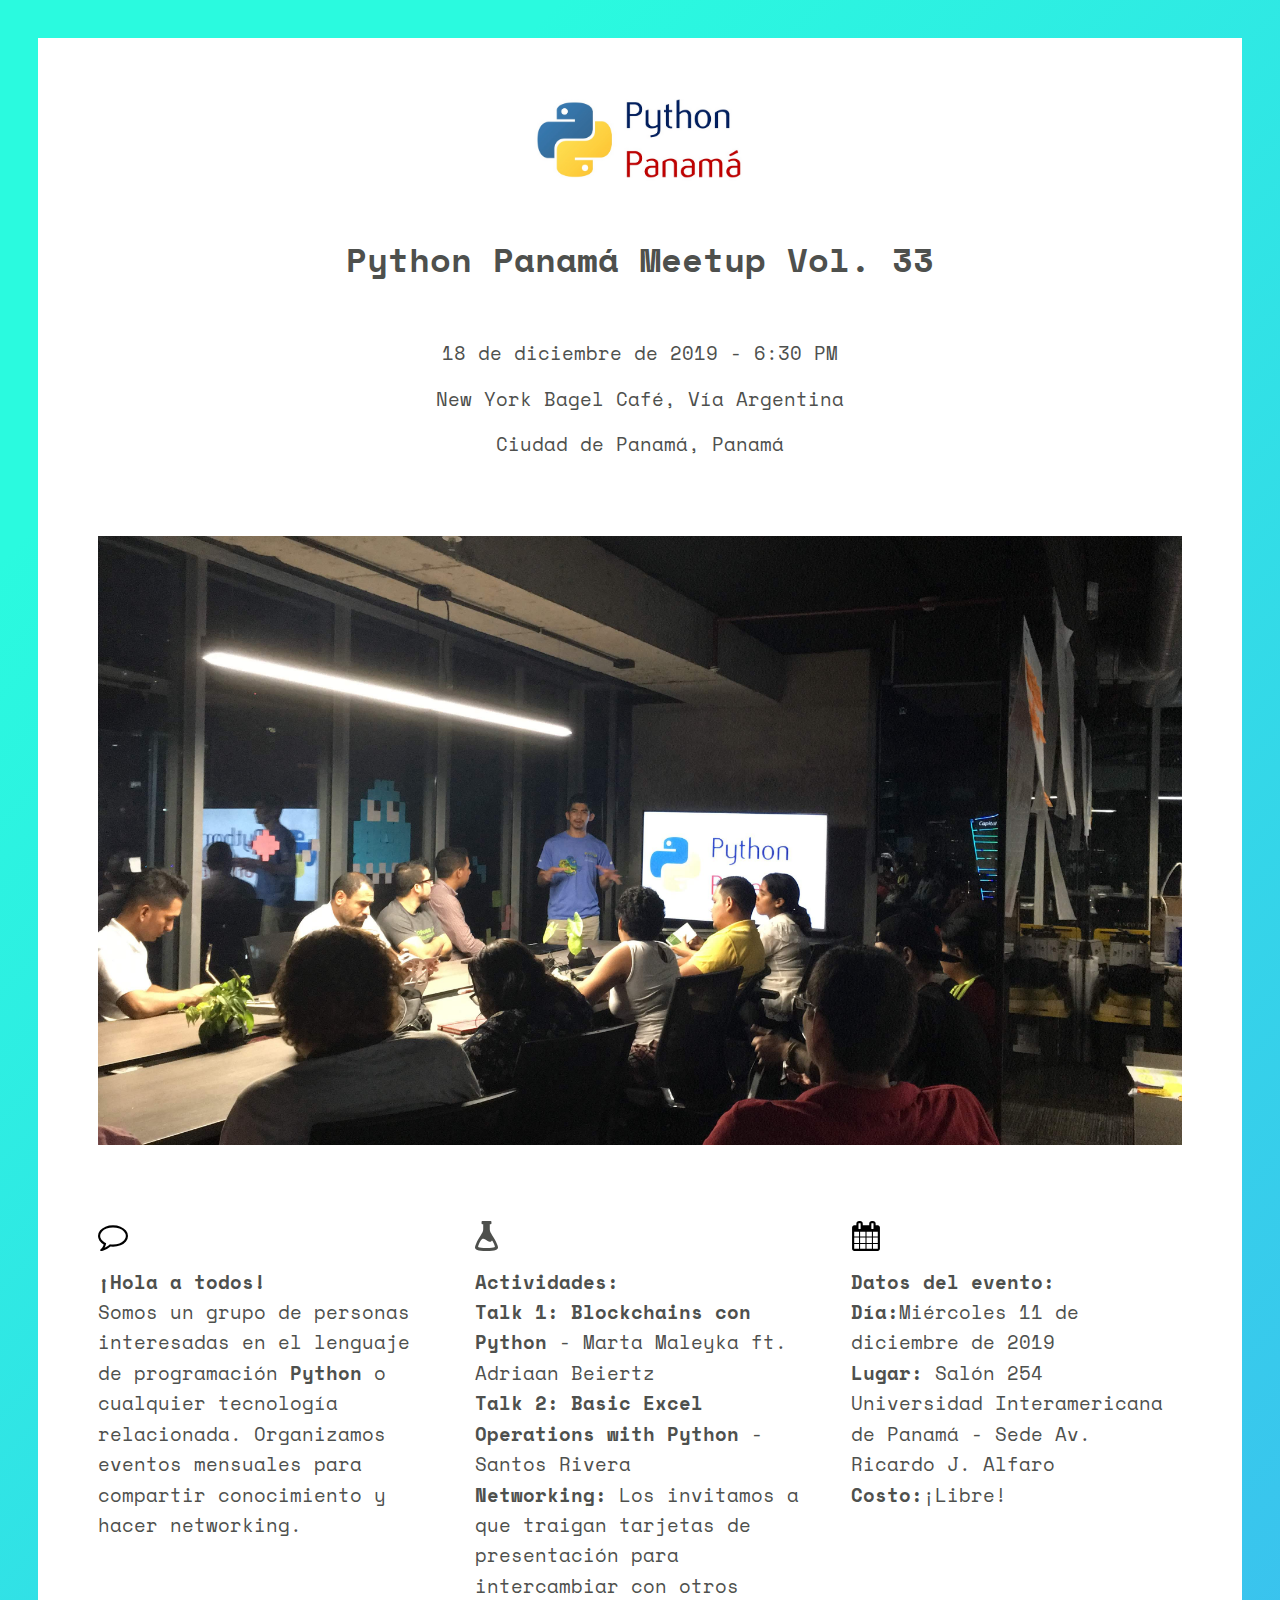
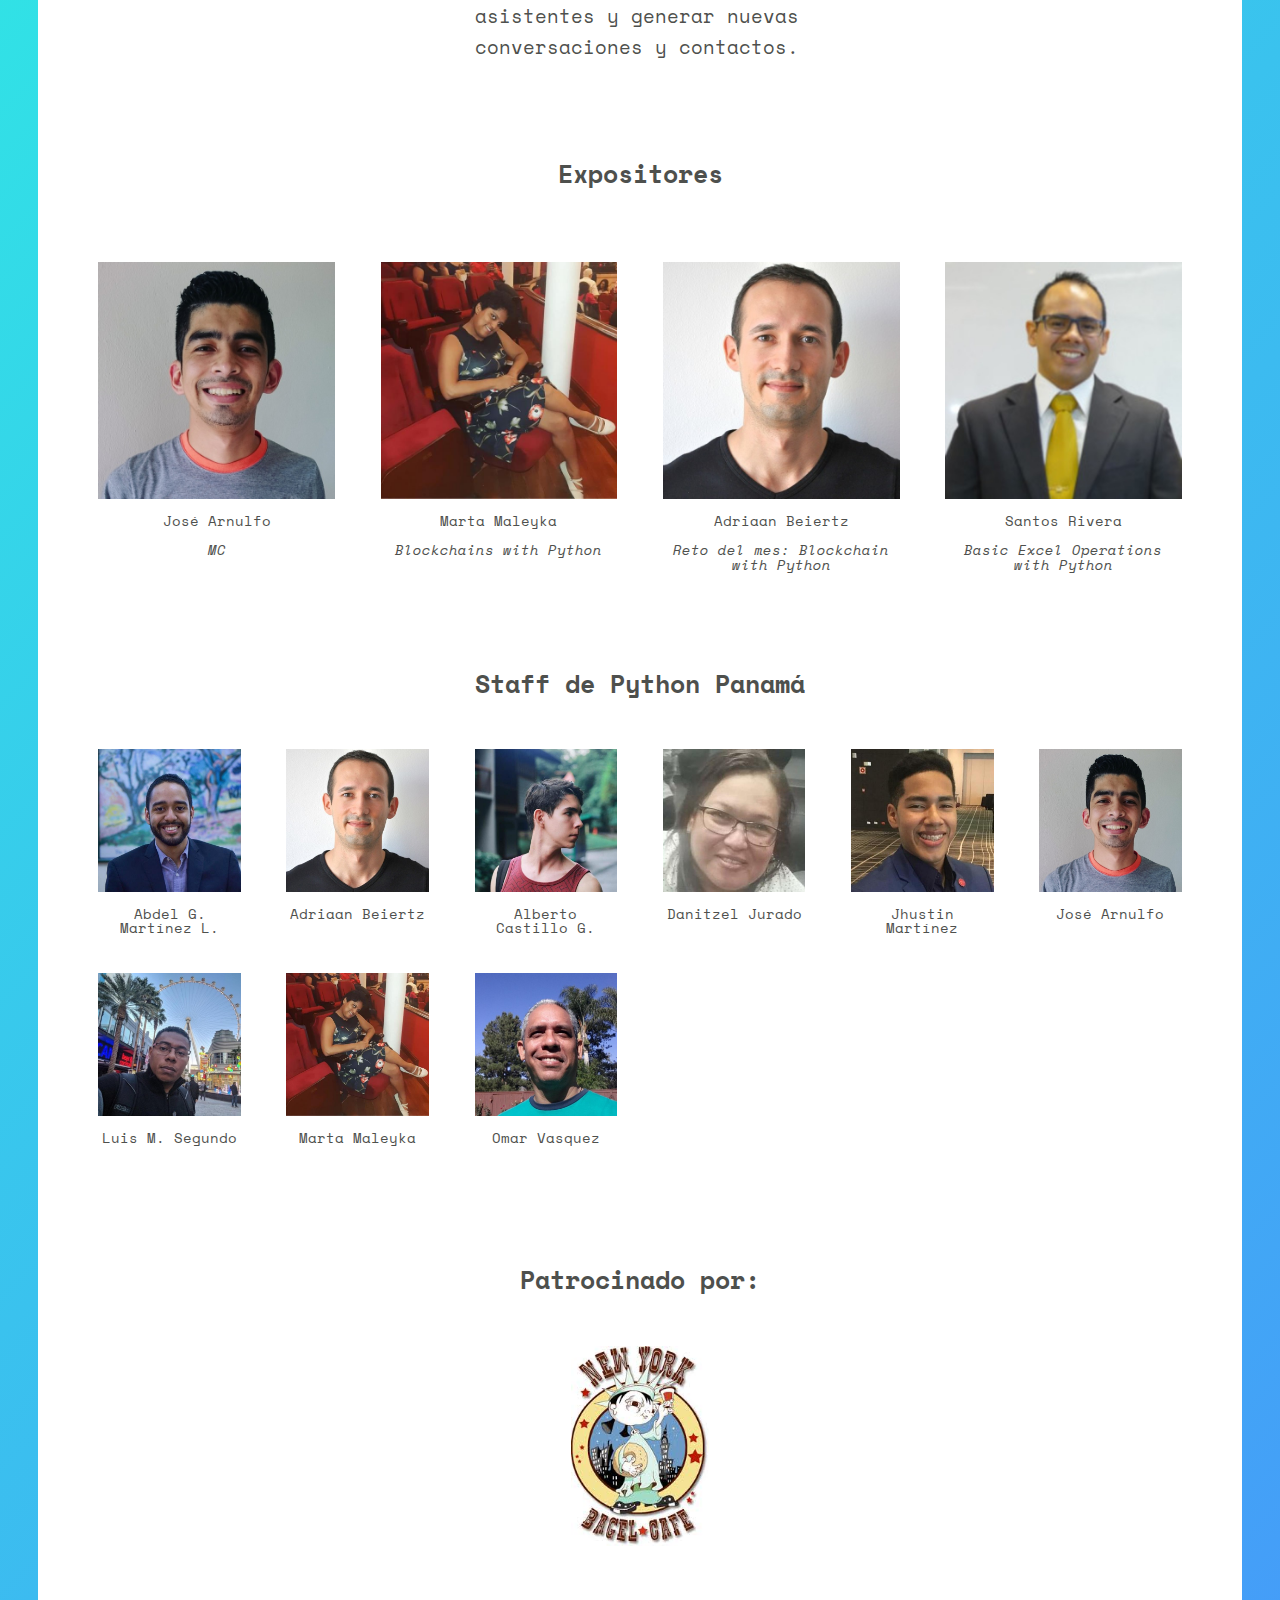
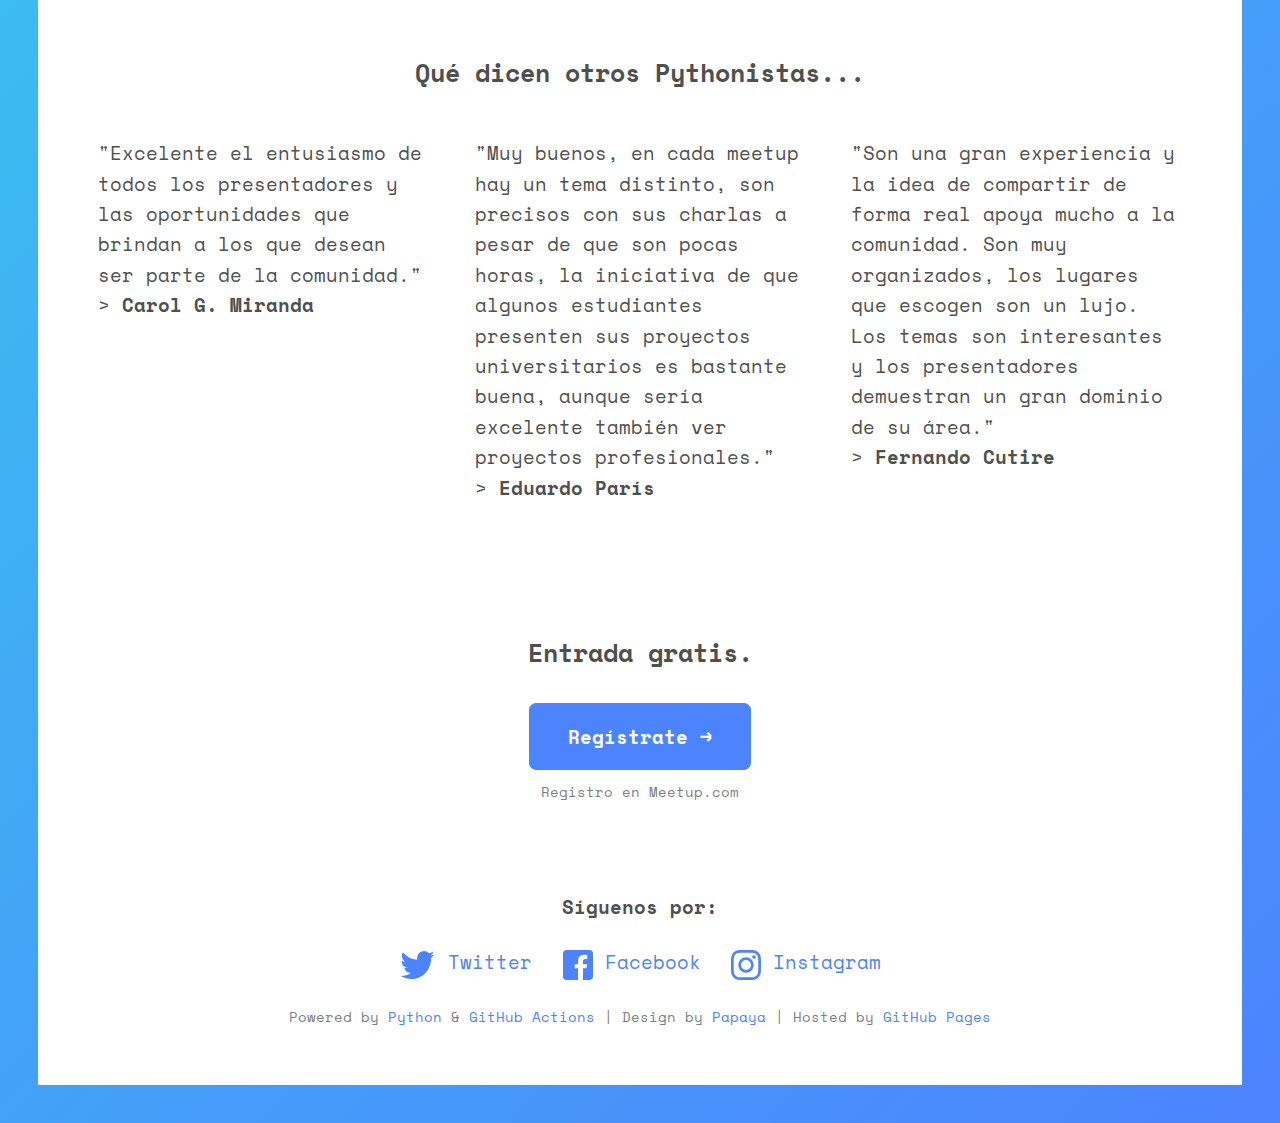
<file: index.html>
<!doctype html>
<html lang="es-es">

    <head>

        <!-- Meta -->
        <meta charset="utf-8">
        <meta http-equiv="x-ua-compatible" content="ie=edge">
        <meta name="viewport" content="width=device-width,initial-scale=1">

        <title>Python Panam&aacute; Meetups</title>
        <meta name="description" content="">

        <!-- The compiled CSS file -->
        <link rel="stylesheet" href="css/production.css">

        <!-- Web fonts -->
        <link href="https://fonts.googleapis.com/css?family=Space+Mono:400,700" rel="stylesheet">

        <!-- favicon.ico. Place these in the root directory. -->
        <link rel="shortcut icon" href="favicon.ico">

    </head>

    <body>


    <!-- Create outer border -->
    <div class="page-border">
    <div class="bg--white">

        <!-- Header -->
        <header class="align--center pt3 pb2">
            <div class="container">
                <h1 class="mb3" title="Python Panam&aacute; Meetup Vol. 33"><img width="20%" src="img/logo-python-pa.png" alt="Python Panama"></h1>
                <h2 class="mb3">Python Panam&aacute; Meetup Vol. 33</h2>
                <p class="mb1">18 de diciembre de 2019 - 6:30 PM</p>
		<p class="mb1">New York Bagel Café, Vía Argentina</p>
                <p>Ciudad de Panam&aacute;, Panam&aacute;</p>
            </div>
        </header>

        <!-- Body -->
        <main>
            <div class="container">

                <!-- Info -->
                <section class="pt2 pb3">                    
                    <img class="mb3" src="img/python-pa-meetup-photo.jpg" alt="Meetup de Python Panama">
                    <div class="grid-row">
                        <div class="grid-column span-one-third mt1">
                            <img class="icon mb1" src="img/comment.svg">
                            <p><strong>¡Hola a todos!</strong><br>Somos un grupo de personas interesadas en el lenguaje de programación <strong>Python</strong> o cualquier tecnología relacionada. Organizamos eventos mensuales para compartir conocimiento y hacer networking.
</p>
                        </div>
                        <div class="grid-column span-one-third mt1">
                            <img class="icon mb1" src="img/flask.svg">
                            <p><strong>Actividades:</strong><br>
                            <ul style="list-style-type: none; padding: 0; margin: 0;">
                                <li><strong>Talk 1: Blockchains con Python </strong>- Marta Maleyka ft. Adriaan Beiertz</li>
                                
                                <li><strong>Talk 2: Basic Excel Operations with Python </strong>- Santos Rivera</li>
                                
                                <li><strong>Networking:</strong> Los invitamos a que traigan tarjetas de presentación para intercambiar con otros asistentes y generar nuevas conversaciones y contactos.
</li>
                            </ul>
                        </p>
                        </div>
                        <div class="grid-column span-one-third mt1">
                            <img class="icon mb1" src="img/calendar.svg">
                            <p><strong>Datos del evento:</strong><br>
                                <ul style="list-style-type: none; padding: 0; margin: 0;">
                                    <li><strong>Día:</strong>Miércoles 11 de diciembre de 2019</li>
                                    <li><strong>Lugar:</strong> Salón 254 Universidad Interamericana de Panamá - Sede Av. Ricardo J. Alfaro</li>
                                    <li><strong>Costo:</strong>¡Libre!</li>
                                </ul>
                            </p>
                        </div>
                    </div>
                     
                </section>

                <!-- Presenters -->
                <section class="pt2 pb2 align--center">
                    <h3 class="mb1">Expositores</h3>
                    <div class="grid-row">
                        
                        <div class="grid-column span-4.0 mt3">
                        <img class="mb1" src="img/staff/arnulfo.jpg" alt="Imagen de José Arnulfo">
                        <p class="small">José Arnulfo</p><p class="small pt1"><i>MC</i></p>
                        </div>
                        
                        <div class="grid-column span-4.0 mt3">
                        <img class="mb1" src="img/staff/marta.jpg" alt="Imagen de Marta Maleyka">
                        <p class="small">Marta Maleyka</p><p class="small pt1"><i>Blockchains with Python</i></p>
                        </div>
                        
                        <div class="grid-column span-4.0 mt3">
                        <img class="mb1" src="img/staff/adriaan.jpg" alt="Imagen de Adriaan Beiertz">
                        <p class="small">Adriaan Beiertz</p><p class="small pt1"><i>Reto del mes: Blockchain with Python</i></p>
                        </div>
                        
                        <div class="grid-column span-4.0 mt3">
                        <img class="mb1" src="img/speakers/santos.jpg" alt="Imagen de Santos Rivera">
                        <p class="small">Santos Rivera</p><p class="small pt1"><i>Basic Excel Operations with Python</i></p>
                        </div>
                        
                    </div>
                </section>
                <!-- Staff -->
                <section class="pt3 pb3 align--center">
                    <h3 class="mb1">Staff de Python Panam&aacute;</h3>
                    <div class="grid-row">
                        <div class="grid-column span-2 mt2">
                            <img class="mb1" src="img/staff/abdel.jpg" alt="Abdel Gadiel Martínez Lassonde">
                            <p class="small">Abdel G. Martínez L.</p>
                        </div>
                        <div class="grid-column span-2 mt2">
                            <img class="mb1" src="img/staff/adriaan.jpg" alt="Adriaan Beiertz">
                            <p class="small">Adriaan Beiertz</p>
                        </div>

                        <div class="grid-column span-2 mt2">
                            <img class="mb1" src="img/staff/alberto.jpg" alt="Alberto Castillo G.">
                            <p class="small">Alberto Castillo G.</p>
                        </div>
                        <div class="grid-column span-2 mt2">
                            <img class="mb1" src="img/staff/danitzel.jpg" alt="Danitzel Jurado">
                            <p class="small">Danitzel Jurado</p>
                        </div>
                        <div class="grid-column span-2 mt2">
                            <img class="mb1" src="img/staff/jhustin.jpg" alt="Jhustin Antonio Martínez González">
                            <p class="small">Jhustin Martínez</p>
                        </div>
                        <div class="grid-column span-2 mt2">
                            <img class="mb1" src="img/staff/arnulfo.jpg" alt="Jose Arnulfo Reyes H.">
                            <p class="small">Jos&eacute; Arnulfo</p>
                        </div>
                        <div class="grid-column span-2 mt2">
                            <img class="mb1" src="img/staff/segundo.jpg" alt="Luis M. Segundo">
                            <p class="small">Luis M. Segundo</p>
                        </div>
                        <div class="grid-column span-2 mt2">
                            <img class="mb1" src="img/staff/marta.jpg" alt="Marta Maleyka Magallón Escobar">
                            <p class="small">Marta Maleyka</p>
                        </div>
                        <div class="grid-column span-2 mt2">
                            <img class="mb1" src="img/staff/omar.jpg" alt="Omar Vasquez">
                            <p class="small">Omar Vasquez</p>
                        </div>
                    </div>
                </section>

                <!-- Sponsors -->
                <section class="pt3 pb3 align--center">
                    <h3 class="mb2">Patrocinado por:</h3>
                    
                    <img class="m1" src="img/sponsors/logo-new-york-bagel-cafe.jpg" alt="Patrocinante.Nombre" style="height:200px">
                    
                </section>

                <!-- Testimonials -->
                <section class="pt2 pb3">
                    <h3 class="align--center mb2">Qu&eacute; dicen otros Pythonistas...</h3>
                    <div class="grid-row">
                        
                        <div class="grid-column span-one-third mt1">
                            <blockquote class="blockquote">
                                <p>"Excelente el entusiasmo de todos los presentadores y las oportunidades que brindan a los que desean ser parte de la comunidad."</p>
                                <p>> <cite>Carol G. Miranda</cite></p>
                            </blockquote>
                        </div>
                        
                        <div class="grid-column span-one-third mt1">
                            <blockquote class="blockquote">
                                <p>"Muy buenos, en cada meetup hay un tema distinto, son precisos con sus charlas a pesar de que son pocas horas, la iniciativa de que algunos estudiantes presenten sus proyectos universitarios es bastante buena, aunque sería excelente también ver proyectos profesionales."</p>
                                <p>> <cite>Eduardo París</cite></p>
                            </blockquote>
                        </div>
                        
                        <div class="grid-column span-one-third mt1">
                            <blockquote class="blockquote">
                                <p>"Son una gran experiencia y la idea de compartir de forma real apoya mucho a la comunidad. Son muy organizados, los lugares que escogen son un lujo. Los temas son interesantes y los presentadores demuestran un gran dominio de su área."</p>
                                <p>> <cite>Fernando Cutire</cite></p>
                            </blockquote>
                        </div>
                        
                    </div>
                </section>

                <!-- CTA -->
                <section class="align--center pt3 pb3">
                    <p class="h3 mb2"><strong>Entrada gratis.</strong></p>
                    <a href="https://www.meetup.com/es-ES/Python-Panama/events/266892502/" class="btn btn--default">Reg&iacute;strate →</a>
                    <p class="small mt1 text--gray">Registro en Meetup.com</p>
                </section>

            </div>
        </main>

        <!-- Footer -->
        <footer class="mt2 pb3 align--center">
            <h4>S&iacute;guenos por:</h4>
            <ul class="no-bullets list--inline mb0">
                <li class="m1 block-on-mobile"><a href="https://www.twitter.com/pythonpanama" class="link"><img class="icon" src="img/twitter.svg" alt="Twitter"> Twitter</a></li>
                <li class="m1 block-on-mobile"><a href="https://www.facebook.com/Python-Panama-103328577676434/" class="link"><img class="icon" src="img/facebook.svg" alt="Facebook"> Facebook</a></li>
                <li class="m1 block-on-mobile"><a href="https://www.instagram.com/pythonpanama" class="link"><img class="icon" src="img/instagram.svg" alt="Instagram"> Instagram</a></li>
            </ul>
            <p class="mt1 small text--gray">Powered by <a href="https://python.org" class="link">Python</a> & <a href="https://github.com/features/actions" class="link">GitHub Actions</a> | Design by <a href="https://www.eatapapaya.com" class="link">Papaya</a> | Hosted by <a href="https://pages.github.com/" class="link">GitHub Pages</a></p>
        </footer>

    </div>
    </div>

    </body>
</html>
</file>
<file: css/production.css>
/*! normalize.css v7.0.0 | MIT License | github.com/necolas/normalize.css */html
{
  line-height: 1.15;
  -ms-text-size-adjust: 100%;
  -webkit-text-size-adjust: 100%;
}

body
{
  margin: 0;
}

article,aside,footer,header,nav,section
{
  display: block;
}

h1
{
  font-size: 2em;
  margin: .67em 0;
}

figcaption,figure,main
{
  display: block;
}

figure
{
  margin: 1em 40px;
}

hr
{
  -webkit-box-sizing: content-box;
  box-sizing: content-box;
  height: 0;
  overflow: visible;
}

pre
{
  font-family: monospace,monospace;
  font-size: 1em;
}

a
{
  background-color: transparent;
  -webkit-text-decoration-skip: objects;
}

abbr[title]
{
  border-bottom: none;
  text-decoration: underline;
  -webkit-text-decoration: underline dotted;
  text-decoration: underline dotted;
}

b,strong
{
  font-weight: inherit;
}

b,strong
{
  font-weight: bolder;
}

code,kbd,samp
{
  font-family: monospace,monospace;
  font-size: 1em;
}

dfn
{
  font-style: italic;
}

mark
{
  background-color: #ff0;
  color: #000;
}

small
{
  font-size: 80%;
}

sub,sup
{
  font-size: 75%;
  line-height: 0;
  position: relative;
  vertical-align: baseline;
}

sub
{
  bottom: -.25em;
}

sup
{
  top: -.5em;
}

audio,video
{
  display: inline-block;
}

audio:not([controls])
{
  display: none;
  height: 0;
}

img
{
  border-style: none;
}

svg:not(:root)
{
  overflow: hidden;
}

button,input,optgroup,select,textarea
{
  font-family: sans-serif;
  font-size: 100%;
  line-height: 1.15;
  margin: 0;
}

button,input
{
  overflow: visible;
}

button,select
{
  text-transform: none;
}

[type=reset],[type=submit],button,html [type=button]
{
  -webkit-appearance: button;
}

[type=button]::-moz-focus-inner,[type=reset]::-moz-focus-inner,[type=submit]::-moz-focus-inner,button::-moz-focus-inner
{
  border-style: none;
  padding: 0;
}

[type=button]:-moz-focusring,[type=reset]:-moz-focusring,[type=submit]:-moz-focusring,button:-moz-focusring
{
  outline: 1px dotted ButtonText;
}

fieldset
{
  padding: .35em .75em .625em;
}

legend
{
  -webkit-box-sizing: border-box;
  box-sizing: border-box;
  color: inherit;
  display: table;
  max-width: 100%;
  padding: 0;
  white-space: normal;
}

progress
{
  display: inline-block;
  vertical-align: baseline;
}

textarea
{
  overflow: auto;
}

[type=checkbox],[type=radio]
{
  -webkit-box-sizing: border-box;
  box-sizing: border-box;
  padding: 0;
}

[type=number]::-webkit-inner-spin-button,[type=number]::-webkit-outer-spin-button
{
  height: auto;
}

[type=search]
{
  -webkit-appearance: textfield;
  outline-offset: -2px;
}

[type=search]::-webkit-search-cancel-button,[type=search]::-webkit-search-decoration
{
  -webkit-appearance: none;
}

::-webkit-file-upload-button
{
  -webkit-appearance: button;
  font: inherit;
}

details,menu
{
  display: block;
}

summary
{
  display: list-item;
}

canvas
{
  display: inline-block;
}

template
{
  display: none;
}

[hidden]
{
  display: none;
}

blockquote,caption,dd,dl,fieldset,figure,form,hr,ol,pre,table,td,th,ul
{
  margin: 0;
  padding: 0;
}

[tabindex='-1']:focus
{
  outline: 0;
}

body,button,input,select,textarea
{
  -webkit-font-smoothing: antialiased;
  -webkit-text-size-adjust: 100%;
}

a:active,a:hover
{
  outline: 0;
}

[role=button],a,button,input,label,select,textarea
{
  -ms-touch-action: manipulation;
  touch-action: manipulation;
}

ol,ul
{
  margin-bottom: .8rem;
}

ol ol,ol ul,ul ol,ul ul
{
  margin-bottom: 0;
}

code,kbd,pre,samp
{
  font-family: "Space Mono",Monaco,Menlo,Consolas,monospace;
}

b,strong
{
  line-height: inherit;
}

em,i
{
  font-style: italic;
  line-height: inherit;
}

table
{
  display: table;
  max-width: 100%;
}

td,th
{
  line-height: 1.6rem;
  vertical-align: middle;
}

th
{
  text-align: left;
}

form
{
  font-size: 1rem;
}

fieldset
{
  border: 0;
  min-width: 0;
}

legend
{
  line-height: inherit;
  margin: 0;
}

input,optgroup,select,textarea
{
  line-height: inherit;
}

input,label,select
{
  vertical-align: middle;
}

input[type=file]
{
  display: block;
  width: 100%;
}

textarea
{
  height: auto;
  resize: vertical;
}

input:focus,select:focus,textarea:focus
{
  outline: 0;
}

.select select:focus:-moz-focusring
{
  color: transparent;
  text-shadow: 0 0 0 #000;
}

select[multiple],select[size]
{
  height: auto;
}

.select--list:after
{
  content: none!important;
}

select::-ms-expand
{
  display: none;
}

option
{
  color: #4e504d;
  background-color: #fff;
}

fieldset[disabled] input,input[disabled],input[readonly]
{
  cursor: not-allowed;
  opacity: 1;
  pointer-events: none;
}

button
{
  line-height: inherit;
  vertical-align: middle;
}

embed,iframe,img,object
{
  display: inline-block;
  vertical-align: middle;
}

iframe
{
  border: 0;
}

img
{
  border: 0;
  font-style: italic;
  height: auto;
  -ms-interpolation-mode: bicubic;
}

svg
{
  max-height: 100%;
}

.gm-style img
{
  max-width: none;
}

html
{
  -webkit-box-sizing: border-box;
  box-sizing: border-box;
  font-family: "Space Mono",Monaco,Menlo,Consolas,monospace;
  font-size: 15px;
  font-style: normal;
  font-weight: 400;
  min-height: 100%;
  -webkit-tap-highlight-color: transparent;
}

*,:after,:before
{
  -webkit-box-sizing: inherit;
  box-sizing: inherit;
}

body
{
  background-color: #fff!important;
  color: #4e504d;
  line-height: 1.6rem;
  margin: 0;
  padding: 0;
  -moz-osx-font-smoothing: grayscale;
}

::-moz-selection
{
  background-color: #4c83ff;
  color: #fff;
  text-shadow: none;
}

::selection
{
  background-color: #4c83ff;
  color: #fff;
  text-shadow: none;
}

img::-moz-selection
{
  background: 0 0;
}

img::selection
{
  background: 0 0;
}

img::-moz-selection
{
  background: 0 0;
}

.btn
{
  background-image: none;
  border-radius: 7px;
  border-style: solid;
  border-width: 1px;
  cursor: pointer;
  display: inline-block;
  font-family: "Space Mono",Monaco,Menlo,Consolas,monospace;
  font-size: 1rem;
  font-weight: 700;
  line-height: 1.6rem;
  margin-bottom: 0;
  padding: .95rem 2rem .85rem;
  text-align: center;
  text-decoration: none;
  -ms-touch-action: manipulation;
  touch-action: manipulation;
  -webkit-transition: background-color .2s ease-out,background .2s ease-out,color .2s ease-out,border .2s ease-out;
  transition: background-color .2s ease-out,background .2s ease-out,color .2s ease-out,border .2s ease-out;
  -webkit-user-select: none;
  -moz-user-select: none;
  -ms-user-select: none;
  user-select: none;
  vertical-align: middle;
  white-space: nowrap;
  -webkit-appearance: none;
  -moz-appearance: none;
  appearance: none;
}

.btn:focus,.btn:hover
{
  outline: 0;
  text-decoration: none;
}

.btn:active
{
  outline: 0;
  background-image: none;
}

.btn.disabled,.btn[disabled],.btn[readonly],fieldset[disabled] .btn
{
  cursor: not-allowed!important;
  opacity: 1;
  pointer-events: none;
}

a.btn.disabled,fieldset[disabled] a.btn
{
  pointer-events: none;
}

.btn--sm
{
  font-size: .75rem;
  padding: .1rem .6rem 0;
}

.btn--default
{
  background-color: #4c83ff;
  border-color: #4c83ff;
  color: #fff;
}

.btn--default:focus,.btn--default:hover
{
  background-color: #1960ff;
  border-color: #1960ff;
}

.btn--default:active
{
  background-color: #0046e5;
  border-color: #0046e5;
}

.btn--outline,.btn--outline:visited
{
  background-color: transparent;
  border-color: #aaaca9;
  border-width: 1px;
  color: #4e504d;
}

.btn--outline:focus,.btn--outline:hover,.btn--outline:visited:focus,.btn--outline:visited:hover
{
  background-color: transparent;
  border-color: #4e504d;
}

.btn--outline:active,.btn--outline:visited:active
{
  background-color: transparent;
  border-color: #aaaca9;
}

.container
{
  margin-left: auto;
  margin-right: auto;
  max-width: 1100px;
  width: 90%;
}

canvas,iframe,img,svg,video
{
  max-width: 100%;
}

.icon
{
  height: 30px;
}

.form-control
{
  background-image: none;
  border: 1px solid #aaaca9;
  border-radius: 7px;
  color: #4e504d;
  display: block;
  font-family: "Space Mono",Monaco,Menlo,Consolas,monospace;
  font-size: 1rem;
  line-height: 1.6rem;
  max-width: 100%;
  padding: .45rem .8rem .35rem;
  width: 100%;
  -moz-osx-font-smoothing: grayscale;
}

.label
{
  cursor: default;
  display: inline-block;
  max-width: 100%;
}

.legend
{
  display: block;
  white-space: normal;
  width: 100%;
}

.form--stacked .checkbox,.form--stacked .input,.form--stacked .label,.form--stacked .radio,.form--stacked .select,.form--stacked .textarea
{
  display: block;
  width: 100%;
}

.form--inline .form-control
{
  display: inline-block;
  vertical-align: middle;
  width: auto;
}

.form--inline .checkbox,.form--inline .radio
{
  display: inline-block;
  vertical-align: middle;
}

.select
{
  color: #4e504d;
  display: block;
  position: relative;
}

.select select
{
  background-color: #fff;
  border: 1px solid #aaaca9;
  border-radius: 7px;
  color: #4e504d;
  cursor: pointer;
  display: inline-block;
  font-family: Avenir,"Avenir Next",Trebuchet,Verdana,sans-serif;
  line-height: 1.6rem;
  margin: 0;
  outline: 0;
  padding: .45rem .8rem .35rem;
  width: 100%;
  -webkit-appearance: none;
  -moz-appearance: none;
  appearance: none;
}

.select select>option
{
  background-color: #fff;
}

.select:after
{
  border-top: 5px solid;
  border-right: 5px solid transparent;
  border-bottom: 5px solid transparent;
  border-left: 5px solid transparent;
  content: "";
  display: inline-block;
  height: 0;
  margin-top: -2px;
  pointer-events: none;
  position: absolute;
  right: 13px;
  top: 50%;
  width: 0;
}

::-webkit-input-placeholder
{
  color: #aaaca9;
  -webkit-font-smoothing: antialiased;
}

::-moz-placeholder
{
  color: #aaaca9;
  -moz-osx-font-smoothing: grayscale;
}

:-ms-input-placeholder
{
  color: #aaaca9;
}

.grid-row
{
  display: -webkit-box;
  display: -ms-flexbox;
  display: flex;
  -webkit-box-flex: 0;
  -ms-flex: 0 1 auto;
  flex: 0 1 auto;
  -webkit-box-orient: horizontal;
  -webkit-box-direction: normal;
  -ms-flex-direction: row;
  flex-direction: row;
  -ms-flex-wrap: wrap;
  flex-wrap: wrap;
  margin: 0 -1.2rem;
}

.grid-column
{
  -webkit-box-flex: 1;
  -ms-flex: 1 0 0%;
  flex: 1 0 0%;
  padding: 0 1.2rem;
}

.grid-row--flex-cells>.grid-column
{
  display: -webkit-box;
  display: -ms-flexbox;
  display: flex;
}

.grid-row--top
{
  -webkit-box-align: start;
  -ms-flex-align: start;
  align-items: flex-start;
}

.grid-row--center
{
  -webkit-box-align: center;
  -ms-flex-align: center;
  align-items: center;
}

.grid-row--bottom
{
  -webkit-box-align: end;
  -ms-flex-align: end;
  align-items: flex-end;
}

.column--top
{
  -ms-flex-item-align: start;
  align-self: flex-start;
}

.column--center
{
  -ms-flex-item-align: center;
  align-self: center;
}

.column--bottom
{
  -ms-flex-item-align: end;
  align-self: flex-end;
}

.span-12,.span-whole
{
  -ms-flex-preferred-size: 100%;
  flex-basis: 100%;
  max-width: 100%;
}

.span-6,.span-half
{
  -ms-flex-preferred-size: 50%;
  flex-basis: 50%;
  max-width: 50%;
}

.span-4,.span-one-third
{
  -ms-flex-preferred-size: 33.33333%;
  flex-basis: 33.33333%;
  max-width: 33.33333%;
}

.span-8,.span-two-thirds
{
  -ms-flex-preferred-size: 66.66667%;
  flex-basis: 66.66667%;
  max-width: 66.66667%;
}

.span-3,.span-one-fourth
{
  -ms-flex-preferred-size: 25%;
  flex-basis: 25%;
  max-width: 25%;
}

.span-two-fourths
{
  -ms-flex-preferred-size: 50%;
  flex-basis: 50%;
  max-width: 50%;
}

.span-9,.span-three-fourths
{
  -ms-flex-preferred-size: 75%;
  flex-basis: 75%;
  max-width: 75%;
}

.span-one-fifth
{
  -ms-flex-preferred-size: 20%;
  flex-basis: 20%;
  max-width: 20%;
}

.span-two-fifths
{
  -ms-flex-preferred-size: 40%;
  flex-basis: 40%;
  max-width: 40%;
}

.span-three-fifths
{
  -ms-flex-preferred-size: 60%;
  flex-basis: 60%;
  max-width: 60%;
}

.span-four-fifths
{
  -ms-flex-preferred-size: 80%;
  flex-basis: 80%;
  max-width: 80%;
}

.span-1
{
  -ms-flex-preferred-size: 8.33333%;
  flex-basis: 8.33333%;
  max-width: 8.33333%;
}

.span-2
{
  -ms-flex-preferred-size: 16.66667%;
  flex-basis: 16.66667%;
  max-width: 16.66667%;
}

.span-5
{
  -ms-flex-preferred-size: 41.66667%;
  flex-basis: 41.66667%;
  max-width: 41.66667%;
}

.span-7
{
  -ms-flex-preferred-size: 58.33333%;
  flex-basis: 58.33333%;
  max-width: 58.33333%;
}

.span-10
{
  -ms-flex-preferred-size: 83.33333%;
  flex-basis: 83.33333%;
  max-width: 83.33333%;
}

.span-11
{
  -ms-flex-preferred-size: 91.66667%;
  flex-basis: 91.66667%;
  max-width: 91.66667%;
}

.offset-12
{
  margin-left: 100%;
}

.offset-6,.offset-half
{
  margin-left: 50%;
}

.offset-4,.offset-one-third
{
  margin-left: 33.33333%;
}

.offset-8,.offset-two-thirds
{
  margin-left: 66.66667%;
}

.offset-3,.offset-one-fourth
{
  margin-left: 25%;
}

.offset-two-fourths
{
  margin-left: 50%;
}

.offset-9,.offset-three-fourths
{
  margin-left: 75%;
}

.offset-one-fifth
{
  margin-left: 20%;
}

.offset-two-fifths
{
  margin-left: 40%;
}

.offset-three-fifths
{
  margin-left: 60%;
}

.offset-four-fifths
{
  margin-left: 80%;
}

.offset-1
{
  margin-left: 8.33333%;
}

.offset-2
{
  margin-left: 16.66667%;
}

.offset-5
{
  margin-left: 41.66667%;
}

.offset-7
{
  margin-left: 58.33333%;
}

.offset-10
{
  margin-left: 83.33333%;
}

.offset-11
{
  margin-left: 91.66667%;
}

.default-links a,.default-links a:link,.default-links a:visited,.link,.link:link,.link:visited
{
  color: #4c83ff;
  text-decoration: none;
  -webkit-transition: color .2s ease-out;
  transition: color .2s ease-out;
}

.default-links a:focus,.default-links a:hover,.link:focus,.link:hover
{
  color: #1960ff;
  text-decoration: underline;
}

.default-links a:active,.link:active
{
  background-image: none;
  color: #003fcc;
  outline: 0;
  -webkit-transition: color .2s ease-out;
  transition: color .2s ease-out;
}

.no-bullets
{
  list-style: none;
}

.list--indented
{
  padding-left: 2.4rem;
}

.list--inline
{
  font-size: 0;
}

.list--inline li
{
  display: inline-block;
  font-size: 1rem;
}

.h1,h1
{
  font-size: 2.369rem;
}

.h2,h2
{
  font-size: 1.777rem;
}

.h3,h3
{
  font-size: 1.333rem;
}

.h4,dl,h4,ol,p,ul
{
  font-size: 1rem;
}

.h5,h5
{
  font-size: .75rem;
}

.h6,.small,h6,small
{
  font-size: .75rem;
}

h1,h2,h3,h4,h5,h6
{
  font-family: "Space Mono",Monaco,Menlo,Consolas,monospace;
  font-weight: 700;
  line-height: 1;
  margin-top: 0;
  margin-bottom: .8rem;
  text-rendering: optimizeLegibility;
}

h6
{
  color: #7c7f7a;
}

.h1,.h2,.h3,.h4,.h5,.h6
{
  line-height: 1;
  margin-bottom: .8rem;
}

p
{
  margin: 0;
}

.small,small
{
  font-weight: 400;
  line-height: 1;
}

hr
{
  border: 0;
  border-top: 1px solid #aaaca9;
  display: block;
  height: 1px;
}

.blockquote
{
  border: none;
  font-family: "Space Mono",Monaco,Menlo,Consolas,monospace;
  font-size: 1rem;
  max-width: 100%;
  margin-bottom: .8rem;
}

.blockquote cite
{
  font-style: normal;
  font-weight: 700;
}

.blockquote:after,.blockquote:before
{
  content: "";
}

.bold
{
  font-weight: 700;
}

.regular
{
  font-weight: 400;
}

.italic
{
  font-style: italic;
}

.align--left
{
  text-align: left;
}

.align--center
{
  text-align: center;
}

.align--right
{
  text-align: right;
}

.align--justify
{
  text-align: justify;
}

.line-height--base
{
  line-height: 1.6rem;
}

.line-height--heading
{
  line-height: 1;
}

.font--heading
{
  font-family: "Space Mono",Monaco,Menlo,Consolas,monospace;
}

.font--reading
{
  font-family: "Space Mono",Monaco,Menlo,Consolas,monospace;
}

.font--ui
{
  font-family: "Space Mono",Monaco,Menlo,Consolas,monospace;
}

.font--serif
{
  font-family: Georgia,Times,serif;
}

.page-border
{
  padding: .8rem;
  background-color: #2afadf;
  background-image: linear-gradient(135deg,#2afadf 10%,#4c83ff 100%);
}

.border--full
{
  border-color: #aaaca9;
  border-style: solid;
  border-width: 1px;
}

.border--top
{
  border-top-color: #aaaca9;
  border-top-style: solid;
  border-top-width: 1px;
}

.border--right
{
  border-right-color: #aaaca9;
  border-right-style: solid;
  border-right-width: 1px;
}

.border--bottom
{
  border-bottom-color: #aaaca9;
  border-bottom-style: solid;
  border-bottom-width: 1px;
}

.border--left
{
  border-left-color: #aaaca9;
  border-left-style: solid;
  border-left-width: 1px;
}

.border--none
{
  border: 0;
}

.rounded
{
  border-radius: 7px;
}

.rounded--top
{
  border-radius: 7px 7px 0 0;
}

.rounded--right
{
  border-radius: 0 7px 7px 0;
}

.rounded--bottom
{
  border-radius: 0 0 7px 7px;
}

.rounded--left
{
  border-radius: 7px 0 0 7px;
}

.circle
{
  border-radius: 50%;
}

.text--white
{
  color: #fff;
}

.text--lightest-gray
{
  color: #d8d9d8;
}

.text--light-gray
{
  color: #aaaca9;
}

.text--gray
{
  color: #7c7f7a;
}

.text--dark-gray
{
  color: #4e504d;
}

.text--darkest-gray
{
  color: #212120;
}

.text--primary-color
{
  color: #4c83ff;
}

.text--secondary-color
{
  color: #6fbb57;
}

.text--tertiary-color
{
  color: #f0ad4e;
}

.bg--white
{
  background-color: #fff;
}

.bg--lightest-gray
{
  background-color: #d8d9d8;
}

.bg--light-gray
{
  background-color: #aaaca9;
}

.bg--gray
{
  background-color: #7c7f7a;
}

.bg--dark-gray
{
  background-color: #4e504d;
}

.bg--darkest-gray
{
  background-color: #212120;
}

.bg--primary-color
{
  background-color: #4c83ff;
}

.bg--secondary-color
{
  background-color: #6fbb57;
}

.bg--tertiary-color
{
  background-color: #f0ad4e;
}

.m0
{
  margin: 0;
}

.mt0
{
  margin-top: 0;
}

.mr0
{
  margin-right: 0;
}

.mb0
{
  margin-bottom: 0;
}

.ml0
{
  margin-left: 0;
}

.m1
{
  margin: .8rem;
}

.mt1
{
  margin-top: .8rem;
}

.mr1
{
  margin-right: .8rem;
}

.mb1
{
  margin-bottom: .8rem;
}

.ml1
{
  margin-left: .8rem;
}

.m2
{
  margin: 2rem;
}

.mt2
{
  margin-top: 2rem;
}

.mr2
{
  margin-right: 2rem;
}

.mb2
{
  margin-bottom: 2rem;
}

.ml2
{
  margin-left: 2rem;
}

.m3
{
  margin: 3.2rem;
}

.mt3
{
  margin-top: 3.2rem;
}

.mr3
{
  margin-right: 3.2rem;
}

.mb3
{
  margin-bottom: 3.2rem;
}

.ml3
{
  margin-left: 3.2rem;
}

.m4
{
  margin: 4.4rem;
}

.mt4
{
  margin-top: 4.4rem;
}

.mr4
{
  margin-right: 4.4rem;
}

.mb4
{
  margin-bottom: 4.4rem;
}

.ml4
{
  margin-left: 4.4rem;
}

.p-mb
{
  margin-bottom: .8rem;
}

.centered
{
  margin-right: auto;
  margin-left: auto;
}

.p0
{
  padding: 0;
}

.pt0
{
  padding-top: 0;
}

.pr0
{
  padding-right: 0;
}

.pb0
{
  padding-bottom: 0;
}

.pl0
{
  padding-left: 0;
}

.p1
{
  padding: .8rem;
}

.pt1
{
  padding-top: .8rem;
}

.pr1
{
  padding-right: .8rem;
}

.pb1
{
  padding-bottom: .8rem;
}

.pl1
{
  padding-left: .8rem;
}

.p2
{
  padding: 2rem;
}

.pt2
{
  padding-top: 2rem;
}

.pr2
{
  padding-right: 2rem;
}

.pb2
{
  padding-bottom: 2rem;
}

.pl2
{
  padding-left: 2rem;
}

.p3
{
  padding: 3.2rem;
}

.pt3
{
  padding-top: 3.2rem;
}

.pr3
{
  padding-right: 3.2rem;
}

.pb3
{
  padding-bottom: 3.2rem;
}

.pl3
{
  padding-left: 3.2rem;
}

.p4
{
  padding: 4.4rem;
}

.pt4
{
  padding-top: 4.4rem;
}

.pr4
{
  padding-right: 4.4rem;
}

.pb4
{
  padding-bottom: 4.4rem;
}

.pl4
{
  padding-left: 4.4rem;
}

.relative
{
  position: relative;
}

.absolute
{
  position: absolute;
}

.fixed
{
  position: fixed;
}

.top--0
{
  top: 0;
}

.right--0
{
  right: 0;
}

.bottom--0
{
  bottom: 0;
}

.left--0
{
  left: 0;
}

.z1
{
  z-index: 1;
}

.z2
{
  z-index: 2;
}

.z3
{
  z-index: 3;
}

.z4
{
  z-index: 4;
}

.z5
{
  z-index: 5;
}

.vertical--top
{
  vertical-align: top;
}

.vertical--middle
{
  vertical-align: middle;
}

.vertical--bottom
{
  vertical-align: bottom;
}

.block
{
  display: block;
}

.inline-block
{
  display: inline-block;
}

.inline
{
  display: inline;
}

.flex
{
  display: -webkit-box;
  display: -ms-flexbox;
  display: flex;
}

.overflow--scroll
{
  overflow: scroll;
}

.overflow--hidden
{
  overflow: hidden;
}

.overflow--visible
{
  overflow: visible;
}

.overflow--auto
{
  overflow: auto;
}

.show-on-mobile
{
  display: none!important;
}

.float--left
{
  float: left;
}

.float--right
{
  float: right;
}

.float--none
{
  float: none;
}

.full-width
{
  width: 100%;
}

.half-width
{
  width: 50%;
}

.fit
{
  max-width: 100%;
}

.clearfix:after,.clearfix:before
{
  content: "";
  display: table;
}

.clearfix:after
{
  clear: both;
}

@media screen and (min-width:40em)
{
  html
  {
    font-size: 19px;
  }

  .page-border
  {
    padding: 2rem;
  }
}

@media screen and (max-width:50em)
{
  input,select,textarea
  {
    font-size: 16px;
  }
}

@media screen and (max-width:40em)
{
  .btn
  {
    display: block;
    margin-bottom: .8rem;
  }

  .grid-row
  {
    margin: 0 auto;
  }

  .grid-column
  {
    -webkit-box-flex: 1;
    -ms-flex-positive: 1;
    flex-grow: 1;
    -ms-flex-preferred-size: 100%;
    flex-basis: 100%;
    max-width: 100%;
    padding: 0;
    margin-left: 0;
  }

  .block-on-mobile,.show-on-mobile
  {
    display: block!important;
  }

  .hide-on-mobile
  {
    display: none!important;
  }
}
</file>
